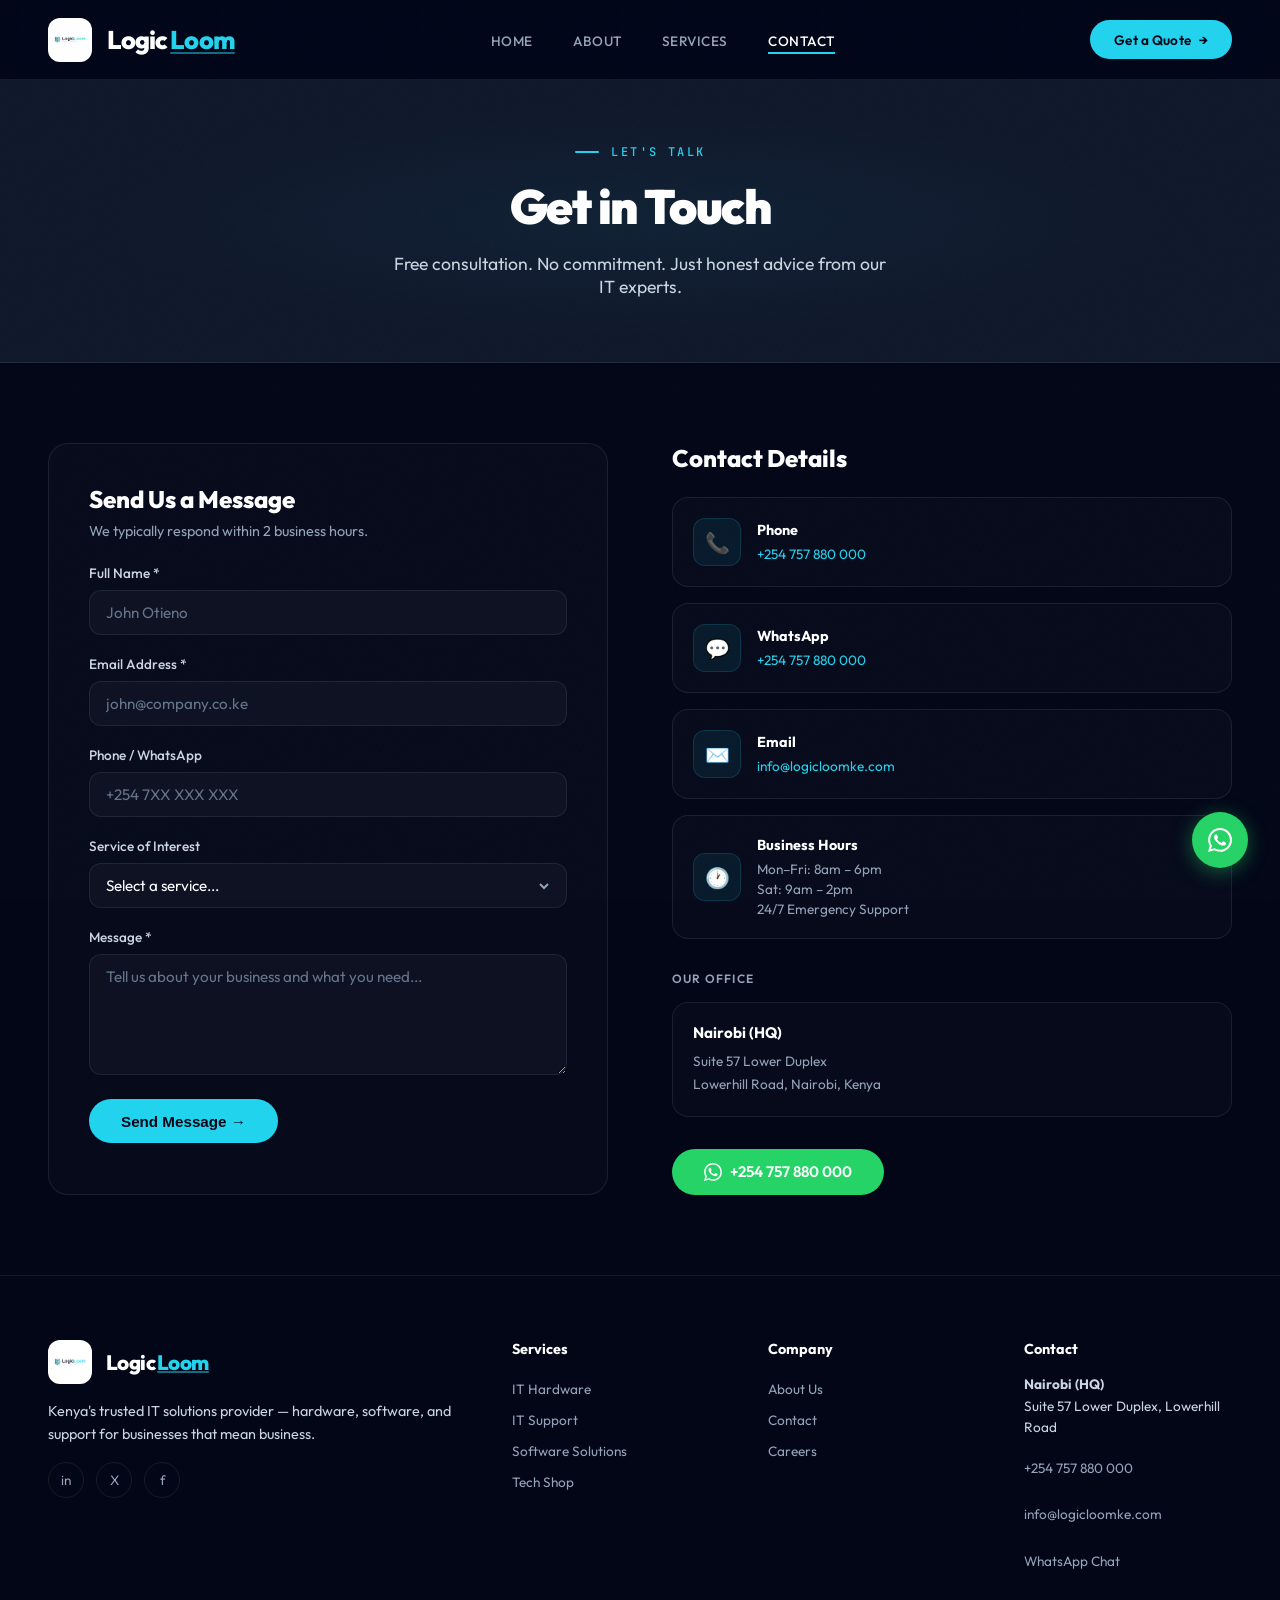
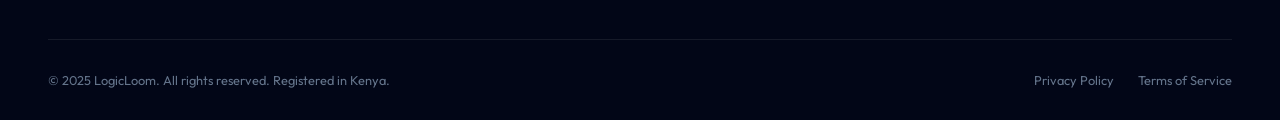
<file: contact.html>
<!DOCTYPE html>
<html lang="en">
<head>
  <meta charset="UTF-8"/>
  <meta name="viewport" content="width=device-width, initial-scale=1.0"/>
  <title>Contact Us | LogicLoom Kenya</title>
  <meta name="description" content="Get in touch with LogicLoom — call, WhatsApp, email, or visit our offices in Nairobi, Mombasa, or Kisumu."/>
  <link rel="icon" type="image/png" href="LogicLoom_Favicon.png"/>
  <link rel="preconnect" href="https://fonts.googleapis.com">
  <link rel="preconnect" href="https://fonts.gstatic.com" crossorigin>
  <link href="https://fonts.googleapis.com/css2?family=Outfit:wght@300;400;500;600;700;800;900&family=JetBrains+Mono:wght@400;500&display=swap" rel="stylesheet">
  <style>
    *, *::before, *::after { margin: 0; padding: 0; box-sizing: border-box; }

    :root {
      --bg-deep: #020617;
      --bg-surface: #0f172a;
      --bg-elevated: #1e293b;
      --cyan-400: #22d3ee;
      --cyan-300: #67e8f9;
      --cyan-500: #06b6d4;
      --blue-500: #3b82f6;
      --blue-400: #60a5fa;
      --emerald-400: #34d399;
      --text-primary: #ffffff;
      --text-secondary: #cbd5e1;
      --text-muted: #94a3b8;
      --text-faint: #64748b;
      --border: rgba(255, 255, 255, 0.08);
      --border-hover: rgba(255, 255, 255, 0.15);
    }

    html { scroll-behavior: smooth; }

    body {
      font-family: 'Outfit', sans-serif;
      background: var(--bg-deep);
      color: var(--text-primary);
      overflow-x: hidden;
    }

    body::before {
      content: '';
      position: fixed;
      inset: 0;
      z-index: 9999;
      pointer-events: none;
      opacity: 0.025;
      background-image: url("data:image/svg+xml,%3Csvg viewBox='0 0 256 256' xmlns='http://www.w3.org/2000/svg'%3E%3Cfilter id='n'%3E%3CfeTurbulence type='fractalNoise' baseFrequency='0.9' numOctaves='4' stitchTiles='stitch'/%3E%3C/filter%3E%3Crect width='100%25' height='100%25' filter='url(%23n)'/%3E%3C/svg%3E");
      background-size: 200px;
    }

    ::-webkit-scrollbar { width: 6px; }
    ::-webkit-scrollbar-track { background: var(--bg-deep); }
    ::-webkit-scrollbar-thumb { background: var(--cyan-500); border-radius: 3px; }

    .mono { font-family: 'JetBrains Mono', monospace; }
    .container { max-width: 1280px; margin: 0 auto; padding: 0 clamp(1.5rem, 4vw, 3rem); }

    @keyframes fadeUp {
      from { opacity: 0; transform: translateY(30px); }
      to { opacity: 1; transform: translateY(0); }
    }

    .site-header {
      position: sticky;
      top: 0;
      z-index: 100;
      backdrop-filter: blur(20px) saturate(1.4);
      -webkit-backdrop-filter: blur(20px) saturate(1.4);
      background: rgba(2, 6, 23, 0.7);
      border-bottom: 1px solid var(--border);
    }
    .header-inner {
      display: flex;
      align-items: center;
      justify-content: space-between;
      padding: 1.1rem 0;
    }
    .logo {
      font-size: 1.6rem;
      font-weight: 800;
      letter-spacing: -0.03em;
      text-decoration: none;
      color: var(--text-primary);
      display: flex;
      align-items: center;
      gap: 0.1em;
    }
    .logo-mark {
      width: 44px;
      height: 44px;
      margin-right: 0.75rem;
      background: #fff;
      border-radius: 12px;
      padding: 6px;
      display: flex;
      align-items: center;
      justify-content: center;
      flex-shrink: 0;
    }
    .logo-mark img { width: 100%; height: 100%; object-fit: contain; display: block; }
    .logo span { color: var(--cyan-400); position: relative; }
    .logo span::after {
      content: '';
      position: absolute;
      bottom: 2px;
      left: 0;
      right: 0;
      height: 2px;
      background: var(--cyan-400);
      border-radius: 2px;
      opacity: 0.5;
    }

    .nav-links {
      display: flex;
      gap: 2.5rem;
      list-style: none;
    }
    .nav-links a {
      font-size: 0.85rem;
      font-weight: 500;
      letter-spacing: 0.04em;
      text-transform: uppercase;
      color: var(--text-muted);
      text-decoration: none;
      position: relative;
      transition: color 0.3s;
    }
    .nav-links a::after {
      content: '';
      position: absolute;
      bottom: -4px;
      left: 0;
      width: 0;
      height: 1.5px;
      background: var(--cyan-400);
      transition: width 0.3s ease;
    }
    .nav-links a:hover, .nav-links a.active {
      color: var(--text-primary);
    }
    .nav-links a:hover::after, .nav-links a.active::after {
      width: 100%;
    }

    .header-cta {
      display: inline-flex;
      align-items: center;
      gap: 0.5rem;
      padding: 0.65rem 1.5rem;
      border-radius: 100px;
      background: var(--cyan-400);
      color: var(--bg-deep);
      font-weight: 600;
      font-size: 0.85rem;
      text-decoration: none;
      letter-spacing: 0.01em;
      transition: all 0.3s ease;
      position: relative;
      overflow: hidden;
    }
    .header-cta::before {
      content: '';
      position: absolute;
      inset: 0;
      background: linear-gradient(90deg, transparent, rgba(255,255,255,0.2), transparent);
      transform: translateX(-100%);
      transition: transform 0.5s;
    }
    .header-cta:hover::before {
      transform: translateX(100%);
    }
    .header-cta:hover {
      background: var(--cyan-300);
      box-shadow: 0 0 30px rgba(34, 211, 238, 0.3);
    }

    .mobile-toggle {
      display: none;
      background: none;
      border: 1px solid var(--border);
      border-radius: 8px;
      padding: 0.5rem;
      color: var(--text-primary);
      cursor: pointer;
    }
    .mobile-menu {
      display: none;
      position: absolute;
      top: 100%;
      left: 0;
      right: 0;
      background: var(--bg-surface);
      border-bottom: 1px solid var(--border);
      padding: 1rem;
      flex-direction: column;
      gap: 1rem;
    }
    .mobile-menu.active { display: flex; }
    .mobile-menu a {
      color: var(--text-secondary);
      text-decoration: none;
      padding: 0.5rem 0;
      font-size: 0.9rem;
    }
    .mobile-menu a.active { color: var(--cyan-400); }
    .mobile-cta {
      background: var(--cyan-400);
      color: var(--bg-deep);
      padding: 0.75rem 1.5rem;
      border-radius: 100px;
      text-align: center;
      font-weight: 600;
      margin-top: 0.5rem;
    }
    @media (max-width: 900px) {
      .nav-links { display: none; }
      .mobile-toggle { display: block; }
      .header-cta { display: none; }
    }

    /* Page Hero Mini */
    .page-hero-mini {
      position: relative;
      padding: 4rem 0;
      text-align: center;
      background: var(--bg-surface);
      border-bottom: 1px solid var(--border);
    }
    .page-hero-mini::before {
      content: '';
      position: absolute;
      inset: 0;
      background: radial-gradient(ellipse at center, rgba(34, 211, 238, 0.05), transparent 60%);
      pointer-events: none;
    }
    .page-hero-mini .eyebrow {
      font-family: 'JetBrains Mono', monospace;
      font-size: 0.75rem;
      font-weight: 500;
      text-transform: uppercase;
      letter-spacing: 0.2em;
      color: var(--cyan-400);
      display: flex;
      align-items: center;
      justify-content: center;
      gap: 0.8rem;
      position: relative;
      z-index: 1;
    }
    .page-hero-mini .eyebrow::before {
      content: '';
      width: 24px;
      height: 1.5px;
      background: var(--cyan-400);
      border-radius: 2px;
    }
    .page-hero-mini h1 {
      margin-top: 1rem;
      font-size: clamp(2rem, 4vw, 3rem);
      font-weight: 900;
      letter-spacing: -0.03em;
      position: relative;
      z-index: 1;
    }
    .page-hero-mini p {
      margin-top: 1rem;
      font-size: 1.1rem;
      color: var(--text-secondary);
      max-width: 500px;
      margin-left: auto;
      margin-right: auto;
      position: relative;
      z-index: 1;
    }

    /* Contact Section */
    .contact-section { padding: 5rem 0; }
    .contact-inner {
      display: grid;
      grid-template-columns: 1fr 1fr;
      gap: 4rem;
    }
    @media (max-width: 900px) {
      .contact-inner { grid-template-columns: 1fr; gap: 3rem; }
    }

    /* Form Styles */
    .contact-form-wrap {
      padding: 2.5rem;
      border-radius: 1.25rem;
      border: 1px solid var(--border);
      background: rgba(255, 255, 255, 0.02);
    }
    .contact-form-wrap h2 {
      font-size: 1.5rem;
      font-weight: 800;
      margin-bottom: 0.5rem;
    }
    .form-sub {
      font-size: 0.9rem;
      color: var(--text-muted);
      margin-bottom: 1.5rem;
    }
    .form-row {
      display: grid;
      grid-template-columns: 1fr 1fr;
      gap: 1rem;
    }
    @media (max-width: 600px) {
      .form-row { grid-template-columns: 1fr; }
    }
    .form-group {
      margin-bottom: 1.25rem;
    }
    .form-group label {
      display: block;
      font-size: 0.85rem;
      font-weight: 500;
      color: var(--text-secondary);
      margin-bottom: 0.5rem;
    }
    .form-group input,
    .form-group select,
    .form-group textarea {
      width: 100%;
      padding: 0.75rem 1rem;
      border-radius: 0.75rem;
      border: 1px solid var(--border);
      background: rgba(255, 255, 255, 0.03);
      color: var(--text-primary);
      font-family: inherit;
      font-size: 0.95rem;
      transition: all 0.3s;
    }
    .form-group input:focus,
    .form-group select:focus,
    .form-group textarea:focus {
      outline: none;
      border-color: rgba(34, 211, 238, 0.3);
      background: rgba(255, 255, 255, 0.05);
    }
    .form-group input::placeholder,
    .form-group textarea::placeholder {
      color: var(--text-faint);
    }
    .form-group select {
      cursor: pointer;
      appearance: none;
      background-image: url("data:image/svg+xml,%3Csvg xmlns='http://www.w3.org/2000/svg' width='12' height='12' fill='none' stroke='%2394a3b8' stroke-width='2'%3E%3Cpath d='M2 4l4 4 4-4'/%3E%3C/svg%3E");
      background-repeat: no-repeat;
      background-position: right 1rem center;
    }
    .form-group select option {
      background: var(--bg-surface);
      color: var(--text-primary);
    }
    .form-group textarea {
      resize: vertical;
      min-height: 120px;
    }

    .btn-primary {
      display: inline-flex;
      align-items: center;
      gap: 0.6rem;
      padding: 0.85rem 2rem;
      border-radius: 100px;
      background: var(--cyan-400);
      color: var(--bg-deep);
      font-weight: 700;
      font-size: 0.95rem;
      text-decoration: none;
      border: none;
      cursor: pointer;
      transition: all 0.3s ease;
    }
    .btn-primary:hover {
      background: var(--cyan-300);
      box-shadow: 0 0 40px rgba(34, 211, 238, 0.25);
      transform: translateY(-2px);
    }
    .form-success {
      display: none;
      padding: 1rem;
      margin-top: 1rem;
      border-radius: 0.75rem;
      background: rgba(52, 211, 153, 0.1);
      border: 1px solid rgba(52, 211, 153, 0.2);
      color: var(--emerald-400);
      font-size: 0.9rem;
    }
    .form-success.visible { display: block; }

    /* Contact Info */
    .contact-info h2 {
      font-size: 1.5rem;
      font-weight: 800;
      margin-bottom: 1.5rem;
    }
    .contact-cards {
      display: flex;
      flex-direction: column;
      gap: 1rem;
      margin-bottom: 2rem;
    }
    .contact-card {
      display: flex;
      align-items: center;
      gap: 1rem;
      padding: 1.25rem;
      border-radius: 1rem;
      border: 1px solid var(--border);
      background: rgba(255, 255, 255, 0.02);
      transition: all 0.3s;
    }
    .contact-card:hover {
      border-color: rgba(34, 211, 238, 0.2);
    }
    .contact-card-icon {
      width: 48px;
      height: 48px;
      border-radius: 12px;
      background: rgba(34, 211, 238, 0.08);
      border: 1px solid rgba(34, 211, 238, 0.15);
      display: flex;
      align-items: center;
      justify-content: center;
      font-size: 1.25rem;
    }
    .contact-card strong {
      display: block;
      font-size: 0.9rem;
      color: var(--text-primary);
      margin-bottom: 0.25rem;
    }
    .contact-card a {
      font-size: 0.85rem;
      color: var(--cyan-400);
      text-decoration: none;
    }
    .contact-card a:hover {
      text-decoration: underline;
    }
    .contact-card span {
      font-size: 0.85rem;
      color: var(--text-muted);
    }

    .offices-heading {
      font-size: 0.75rem;
      font-weight: 600;
      text-transform: uppercase;
      letter-spacing: 0.1em;
      color: var(--text-muted);
      margin-bottom: 1rem;
    }
    .office-list {
      display: flex;
      flex-direction: column;
      gap: 1rem;
    }
    .office-item {
      padding: 1.25rem;
      border-radius: 1rem;
      border: 1px solid var(--border);
      background: rgba(255, 255, 255, 0.02);
    }
    .office-item strong {
      display: block;
      font-size: 0.95rem;
      color: var(--text-primary);
      margin-bottom: 0.5rem;
    }
    .office-item span {
      font-size: 0.85rem;
      color: var(--text-muted);
      line-height: 1.6;
    }

    .btn-wa {
      display: inline-flex;
      align-items: center;
      gap: 0.5rem;
      padding: 0.85rem 2rem;
      border-radius: 100px;
      background: #25d366;
      color: #fff;
      font-weight: 600;
      font-size: 0.95rem;
      text-decoration: none;
      transition: all 0.3s;
    }
    .btn-wa:hover {
      transform: translateY(-2px);
      box-shadow: 0 10px 30px rgba(37, 211, 102, 0.3);
    }

    /* Footer */
    .site-footer {
      border-top: 1px solid var(--border);
      padding: 4rem 0 2rem;
    }
    .footer-inner {
      display: grid;
      grid-template-columns: 2fr 1fr 1fr 1fr;
      gap: 3rem;
      margin-bottom: 3rem;
    }
    @media (max-width: 900px) {
      .footer-inner { grid-template-columns: 1fr 1fr; }
    }
    @media (max-width: 480px) {
      .footer-inner { grid-template-columns: 1fr; }
    }
    .footer-brand p {
      margin: 1rem 0;
      font-size: 0.9rem;
      color: var(--text-secondary);
      line-height: 1.6;
    }
    .footer-socials {
      display: flex;
      gap: 0.75rem;
    }
    .footer-socials a {
      width: 36px;
      height: 36px;
      border-radius: 50%;
      border: 1px solid var(--border);
      display: flex;
      align-items: center;
      justify-content: center;
      color: var(--text-muted);
      text-decoration: none;
      font-size: 0.85rem;
      transition: all 0.3s;
    }
    .footer-socials a:hover {
      border-color: var(--cyan-400);
      color: var(--cyan-400);
    }
    .footer-col h4 {
      font-size: 0.9rem;
      font-weight: 700;
      margin-bottom: 1rem;
      color: var(--text-primary);
    }
    .footer-col a {
      display: block;
      font-size: 0.85rem;
      color: var(--text-muted);
      text-decoration: none;
      padding: 0.4rem 0;
      transition: color 0.3s;
    }
    .footer-col a:hover {
      color: var(--cyan-400);
    }
    .footer-col p {
      font-size: 0.85rem;
      color: var(--text-secondary);
      line-height: 1.6;
      margin-bottom: 0.75rem;
    }
    .footer-bottom {
      border-top: 1px solid var(--border);
      padding-top: 2rem;
      display: flex;
      justify-content: space-between;
      align-items: center;
      flex-wrap: wrap;
      gap: 1rem;
    }
    .footer-bottom p {
      font-size: 0.8rem;
      color: var(--text-faint);
    }
    .footer-bottom-links {
      display: flex;
      gap: 1.5rem;
    }
    .footer-bottom-links a {
      font-size: 0.8rem;
      color: var(--text-faint);
      text-decoration: none;
      transition: color 0.3s;
    }
    .footer-bottom-links a:hover {
      color: var(--cyan-400);
    }

    /* Floating WhatsApp */
    .floating-wa {
      position: fixed;
      bottom: 2rem;
      right: 2rem;
      width: 56px;
      height: 56px;
      background: #25d366;
      border-radius: 50%;
      display: flex;
      align-items: center;
      justify-content: center;
      color: #fff;
      text-decoration: none;
      box-shadow: 0 4px 20px rgba(37, 211, 102, 0.4);
      transition: all 0.3s;
      z-index: 1000;
    }
    .floating-wa:hover {
      transform: scale(1.1);
      box-shadow: 0 6px 30px rgba(37, 211, 102, 0.5);
    }
  </style>
</head>
<body>

  <!-- Header -->
  <header class="site-header">
    <div class="container">
      <div class="header-inner">
        <a href="index.html" class="logo">
          <div class="logo-mark"><img src="LogicLoom_Logo_Primary.png" alt="LogicLoom Logo" /></div>
          Logic<span>Loom</span>
        </a>
        <nav>
          <ul class="nav-links">
            <li><a href="index.html">Home</a></li>
            <li><a href="about.html">About</a></li>
            <li><a href="services.html">Services</a></li>
            <li><a href="contact.html" class="active">Contact</a></li>
          </ul>
        </nav>
        <a href="contact.html" class="header-cta">Get a Quote <span>→</span></a>
        <button class="mobile-toggle" id="mobileToggle" aria-label="Toggle menu">
          <svg width="24" height="24" fill="none" stroke="currentColor" stroke-width="2"><path d="M4 7h16M4 12h16M4 17h16"/></svg>
        </button>
      </div>
      <div class="mobile-menu" id="mobileMenu">
        <a href="index.html">Home</a>
        <a href="about.html">About</a>
        <a href="services.html">Services</a>
        <a href="contact.html" class="active">Contact</a>
        <a href="contact.html" class="mobile-cta">Get a Quote</a>
      </div>
    </div>
  </header>

  <!-- Page Hero Mini -->
  <div class="page-hero-mini">
    <div class="eyebrow">Let's Talk</div>
    <h1>Get in Touch</h1>
    <p>Free consultation. No commitment. Just honest advice from our IT experts.</p>
  </div>

  <!-- Contact Section -->
  <section class="contact-section">
    <div class="container">
      <div class="contact-inner">

        <!-- Form -->
        <div class="contact-form-wrap">
          <h2>Send Us a Message</h2>
          <p class="form-sub">We typically respond within 2 business hours.</p>
          <form class="contact-form" id="contactForm" action="https://formspree.io/f/xlgpjgpa" method="POST">
              <div class="form-group">
                <label for="name">Full Name *</label>
                <input type="text" id="name" name="name" placeholder="John Otieno" required/>
              </div>
            <div class="form-group">
              <label for="email">Email Address *</label>
              <input type="email" id="email" name="email" placeholder="john@company.co.ke" required/>
            </div>
            <div class="form-group">
              <label for="phone">Phone / WhatsApp</label>
              <input type="tel" id="phone" name="phone" placeholder="+254 7XX XXX XXX"/>
            </div>
            <div class="form-group">
              <label for="service">Service of Interest</label>
              <select id="service" name="service">
                <option value="">Select a service...</option>
                <option>IT Hardware</option>
                <option>IT Support</option>
                <option>Software Development</option>
                <option>Tech Shop</option>
                <option>Other / General Inquiry</option>
              </select>
            </div>
            <div class="form-group">
              <label for="message">Message *</label>
              <textarea id="message" name="message" rows="5" placeholder="Tell us about your business and what you need..." required></textarea>
            </div>
            <button type="submit" class="btn-primary form-submit">Send Message →</button>
            <div class="form-success" id="formSuccess">
              ✅ Message sent! We'll be in touch within 2 business hours.
            </div>
          </form>
        </div>

        <!-- Contact Info -->
        <div class="contact-info">
          <h2>Contact Details</h2>
          <div class="contact-cards">
            <div class="contact-card">
              <div class="contact-card-icon">📞</div>
              <div>
                <strong>Phone</strong>
                <a href="tel:+254757880000">+254 757 880 000</a>
              </div>
            </div>
            <div class="contact-card">
              <div class="contact-card-icon">💬</div>
              <div>
                <strong>WhatsApp</strong>
                <a href="https://wa.me/254757880000" target="_blank">+254 757 880 000</a>
              </div>
            </div>
            <div class="contact-card">
              <div class="contact-card-icon">✉️</div>
              <div>
                <strong>Email</strong>
                <a href="mailto:info@logicloomke.com">info@logicloomke.com</a>
              </div>
            </div>
            <div class="contact-card">
              <div class="contact-card-icon">🕐</div>
              <div>
                <strong>Business Hours</strong>
                <span>Mon–Fri: 8am – 6pm<br>Sat: 9am – 2pm<br>24/7 Emergency Support</span>
              </div>
            </div>
          </div>

          <p class="offices-heading">Our Office</p>
          <div class="office-list">
            <div class="office-item">
              <strong>Nairobi (HQ)</strong>
              <span>Suite 57 Lower Duplex<br>Lowerhill Road, Nairobi, Kenya</span>
            </div>
          </div>

          <a href="https://wa.me/254757880000" class="btn-wa" target="_blank" style="margin-top: 2rem;">
            <svg width="18" height="18" viewBox="0 0 24 24" fill="currentColor"><path d="M17.472 14.382c-.297-.149-1.758-.867-2.03-.967-.273-.099-.471-.148-.67.15-.197.297-.767.966-.94 1.164-.173.199-.347.223-.644.075-.297-.15-1.255-.463-2.39-1.475-.883-.788-1.48-1.761-1.653-2.059-.173-.297-.018-.458.13-.606.134-.133.298-.347.446-.52.149-.174.198-.298.298-.497.099-.198.05-.371-.025-.52-.075-.149-.669-1.612-.916-2.207-.242-.579-.487-.5-.669-.51-.173-.008-.371-.01-.57-.01-.198 0-.52.074-.792.372-.272.297-1.04 1.016-1.04 2.479 0 1.462 1.065 2.875 1.213 3.074.149.198 2.096 3.2 5.077 4.487.709.306 1.262.489 1.694.625.712.227 1.36.195 1.871.118.571-.085 1.758-.719 2.006-1.413.248-.694.248-1.289.173-1.413-.074-.124-.272-.198-.57-.347m-5.421 7.403h-.004a9.87 9.87 0 01-5.031-1.378l-.361-.214-3.741.982.998-3.648-.235-.374a9.86 9.86 0 01-1.51-5.26c.001-5.45 4.436-9.884 9.888-9.884 2.64 0 5.122 1.03 6.988 2.898a9.825 9.825 0 012.893 6.994c-.003 5.45-4.437 9.884-9.885 9.884m8.413-18.297A11.815 11.815 0 0012.05 0C5.495 0 .16 5.335.157 11.892c0 2.096.547 4.142 1.588 5.945L.057 24l6.305-1.654a11.882 11.882 0 005.683 1.448h.005c6.554 0 11.89-5.335 11.893-11.893a11.821 11.821 0 00-3.48-8.413z"/></svg>
            +254 757 880 000
          </a>
        </div>

      </div>
    </div>
  </section>

  <!-- Footer -->
  <footer class="site-footer">
    <div class="container">
      <div class="footer-inner">
        <div class="footer-brand">
          <a href="index.html" class="logo" style="font-size: 1.3rem;">
            <div class="logo-mark"><img src="LogicLoom_Logo_Primary.png" alt="LogicLoom Logo" /></div>
            Logic<span>Loom</span>
          </a>
          <p>Kenya's trusted IT solutions provider — hardware, software, and support for businesses that mean business.</p>
          <div class="footer-socials">
            <a href="#" aria-label="LinkedIn">in</a>
            <a href="#" aria-label="Twitter">X</a>
            <a href="#" aria-label="Facebook">f</a>
          </div>
        </div>
        <div class="footer-col">
          <h4>Services</h4>
          <a href="services.html#hardware">IT Hardware</a>
          <a href="services.html#support">IT Support</a>
          <a href="services.html#software">Software Solutions</a>
          <a href="services.html#shop">Tech Shop</a>
        </div>
        <div class="footer-col">
          <h4>Company</h4>
          <a href="about.html">About Us</a>
          <a href="contact.html">Contact</a>
          <a href="#">Careers</a>
        </div>
        <div class="footer-col">
          <h4>Contact</h4>
          <p><strong>Nairobi (HQ)</strong><br>Suite 57 Lower Duplex, Lowerhill Road</p>
          <p><a href="tel:+254757880000">+254 757 880 000</a></p>
          <p><a href="mailto:info@logicloomke.com">info@logicloomke.com</a></p>
          <p><a href="https://wa.me/254757880000">WhatsApp Chat</a></p>
        </div>
      </div>
      <div class="footer-bottom">
        <p>&copy; 2025 LogicLoom. All rights reserved. Registered in Kenya.</p>
        <div class="footer-bottom-links">
          <a href="#">Privacy Policy</a>
          <a href="#">Terms of Service</a>
        </div>
      </div>
    </div>
  </footer>

  <!-- Floating WhatsApp -->
  <a href="https://wa.me/254757880000" class="floating-wa" target="_blank" aria-label="Chat on WhatsApp">
    <svg width="24" height="24" viewBox="0 0 24 24" fill="currentColor"><path d="M17.472 14.382c-.297-.149-1.758-.867-2.03-.967-.273-.099-.471-.148-.67.15-.197.297-.767.966-.94 1.164-.173.199-.347.223-.644.075-.297-.15-1.255-.463-2.39-1.475-.883-.788-1.48-1.761-1.653-2.059-.173-.297-.018-.458.13-.606.134-.133.298-.347.446-.52.149-.174.198-.298.298-.497.099-.198.05-.371-.025-.52-.075-.149-.669-1.612-.916-2.207-.242-.579-.487-.5-.669-.51-.173-.008-.371-.01-.57-.01-.198 0-.52.074-.792.372-.272.297-1.04 1.016-1.04 2.479 0 1.462 1.065 2.875 1.213 3.074.149.198 2.096 3.2 5.077 4.487.709.306 1.262.489 1.694.625.712.227 1.36.195 1.871.118.571-.085 1.758-.719 2.006-1.413.248-.694.248-1.289.173-1.413-.074-.124-.272-.198-.57-.347m-5.421 7.403h-.004a9.87 9.87 0 01-5.031-1.378l-.361-.214-3.741.982.998-3.648-.235-.374a9.86 9.86 0 01-1.51-5.26c.001-5.45 4.436-9.884 9.888-9.884 2.64 0 5.122 1.03 6.988 2.898a9.825 9.825 0 012.893 6.994c-.003 5.45-4.437 9.884-9.885 9.884m8.413-18.297A11.815 11.815 0 0012.05 0C5.495 0 .16 5.335.157 11.892c0 2.096.547 4.142 1.588 5.945L.057 24l6.305-1.654a11.882 11.882 0 005.683 1.448h.005c6.554 0 11.89-5.335 11.893-11.893a11.821 11.821 0 00-3.48-8.413z"/></svg>
  </a>

  <script>
    const form = document.getElementById('contactForm');
    const success = document.getElementById('formSuccess');

    async function handleFormSubmit(event) {
      event.preventDefault();
      const data = new FormData(form);
      
      try {
        const response = await fetch(form.action, {
          method: form.method,
          body: data,
          headers: { 'Accept': 'application/json' }
        });
        
        if (response.ok) {
          success.classList.add('visible');
          form.reset();
          setTimeout(() => success.classList.remove('visible'), 5000);
        } else {
          alert('There was a problem sending your message. Please try again.');
        }
      } catch (error) {
        alert('There was a problem sending your message. Please try again.');
      }
    }

    form.addEventListener('submit', handleFormSubmit);

    const mobileToggle = document.getElementById('mobileToggle');
    const mobileMenu = document.getElementById('mobileMenu');
    mobileToggle.addEventListener('click', () => {
      mobileMenu.classList.toggle('active');
    });
  </script>
</body>
</html>
</file>
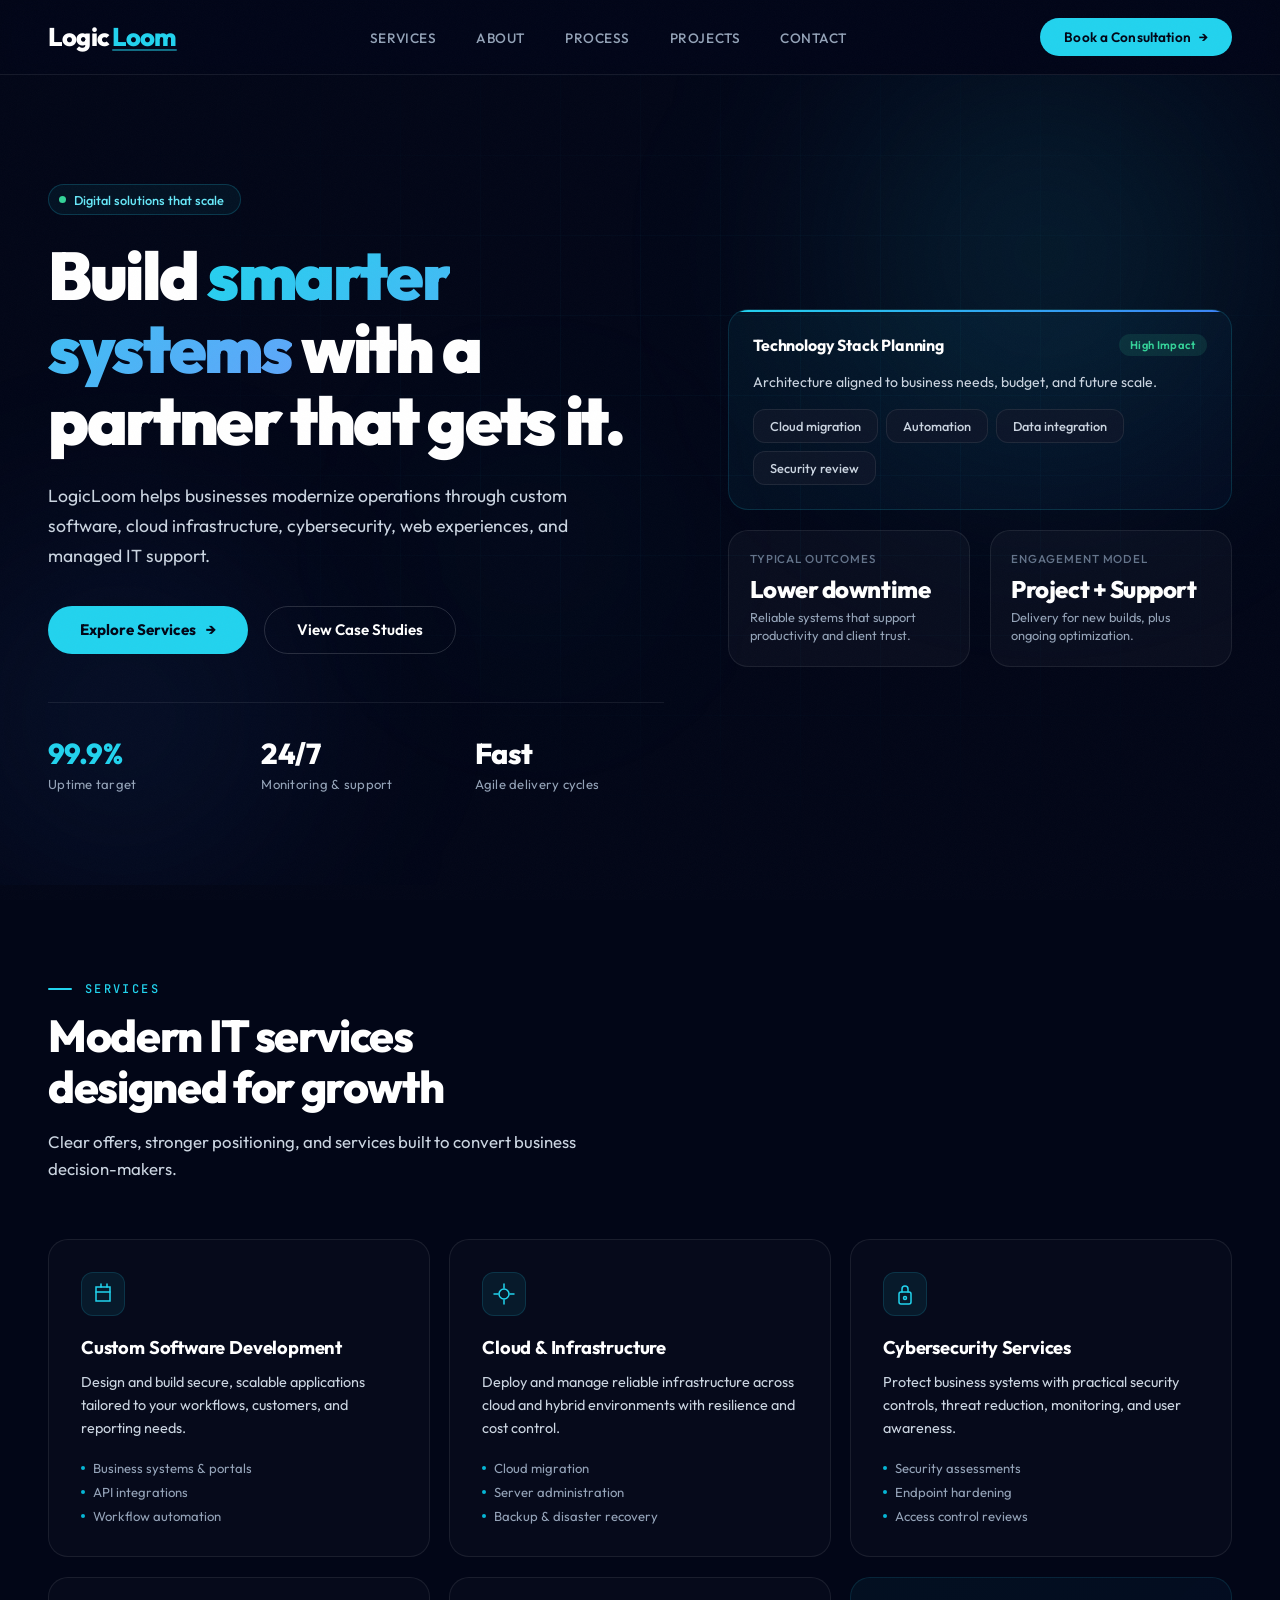
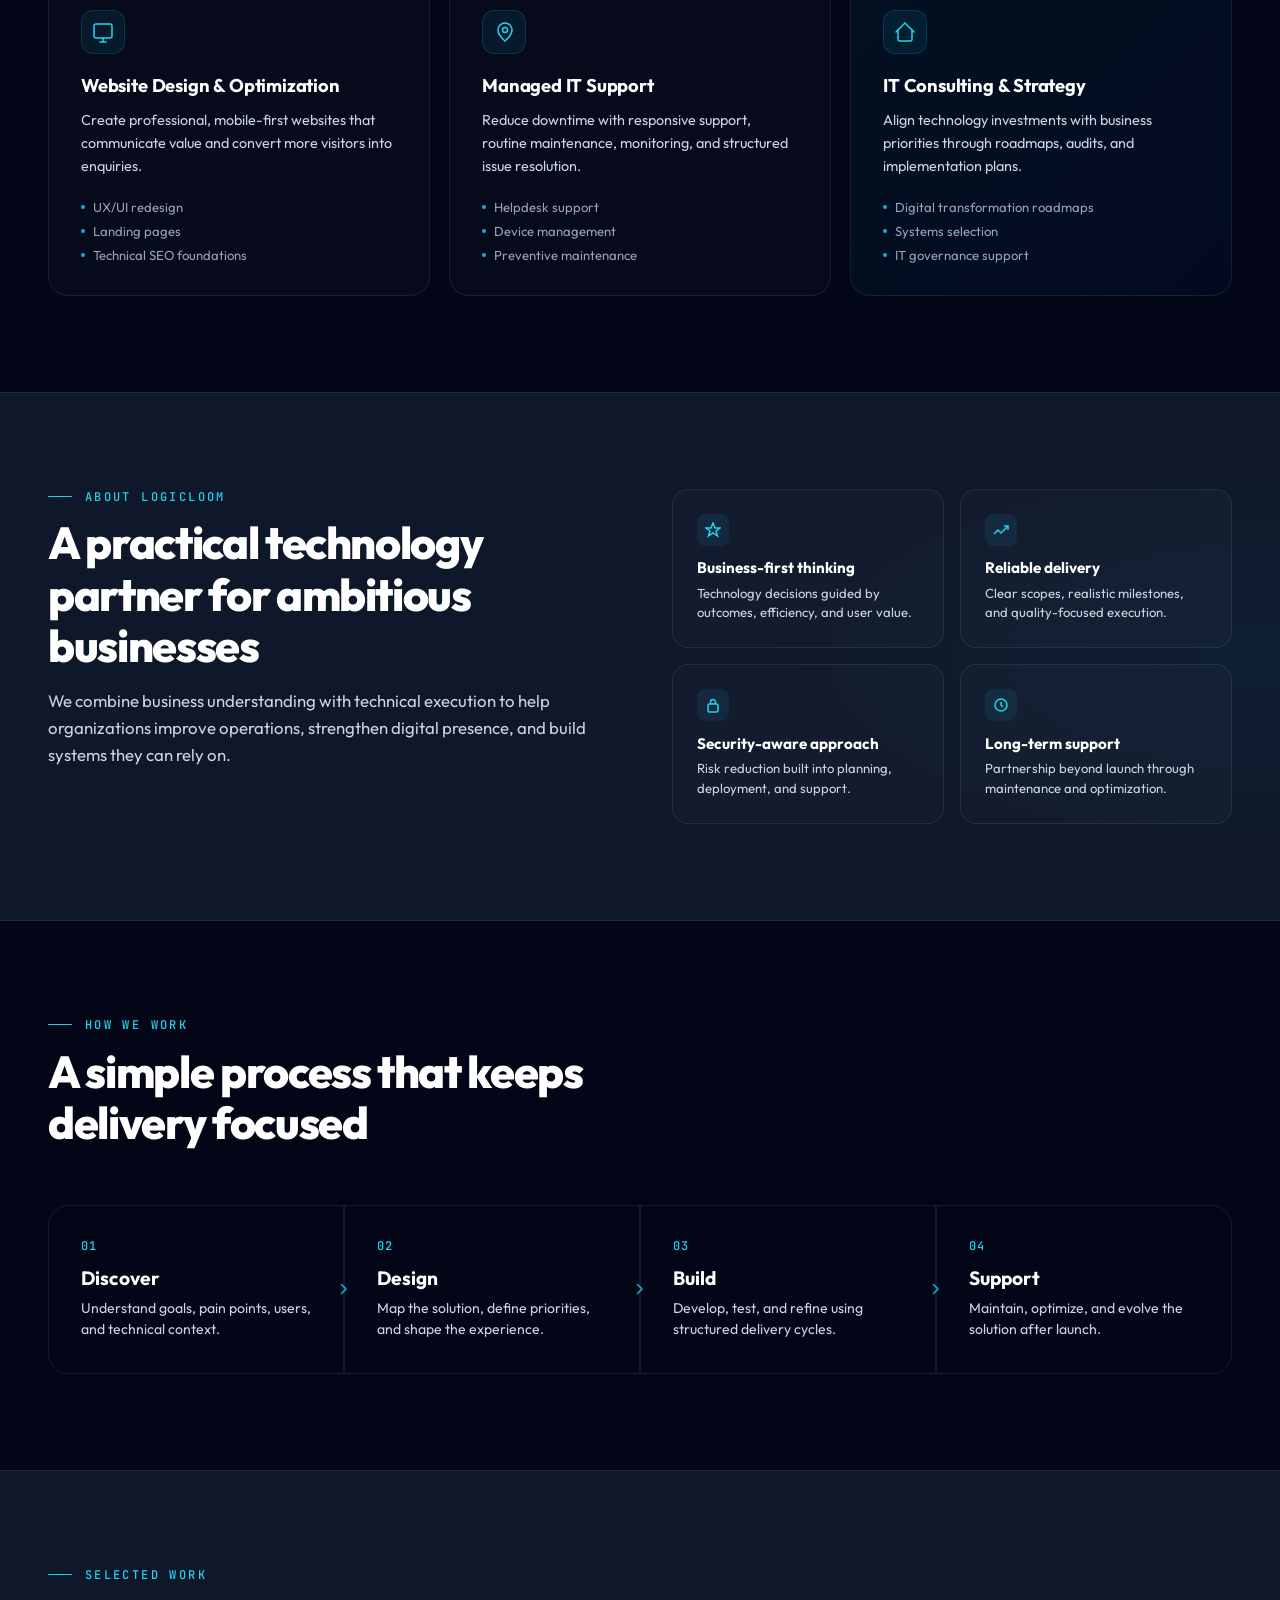
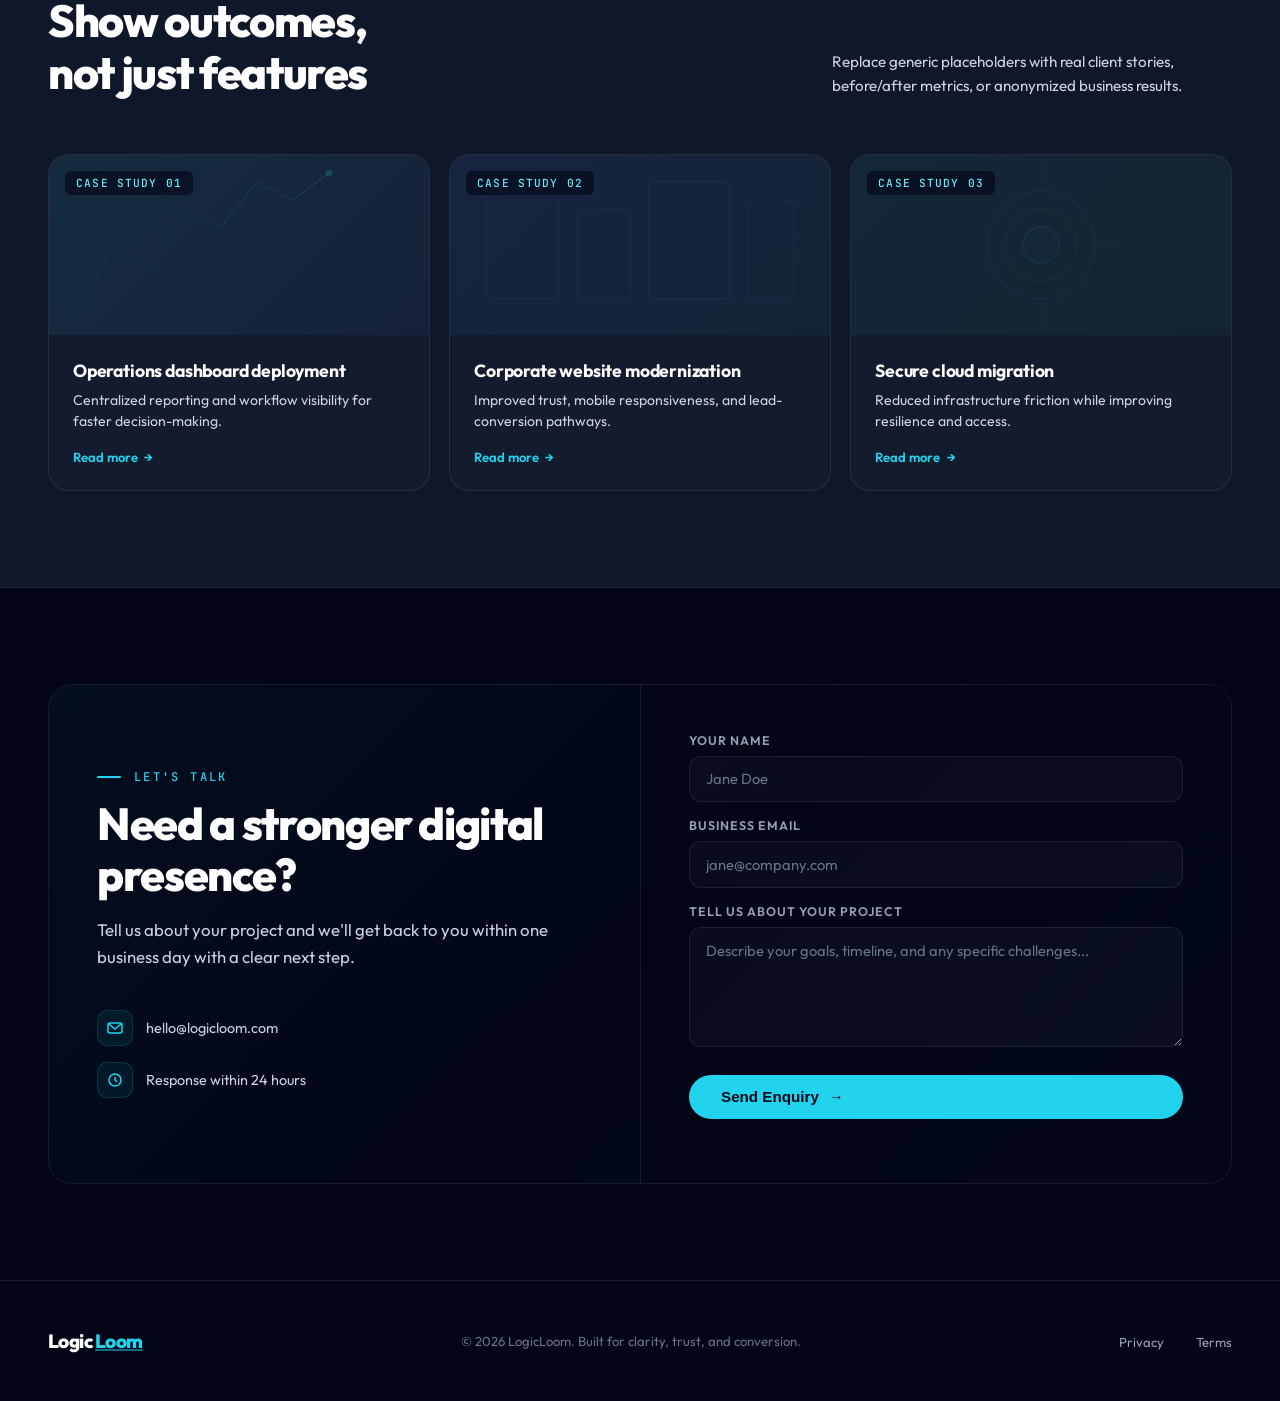
<file: Samples/logicloom_redesign_homepage (2).html>
<!DOCTYPE html>
<html lang="en">
<head>
  <meta charset="UTF-8" />
  <meta name="viewport" content="width=device-width, initial-scale=1.0" />
  <title>LogicLoom | Modern IT Solutions</title>
  <link rel="preconnect" href="https://fonts.googleapis.com">
  <link rel="preconnect" href="https://fonts.gstatic.com" crossorigin>
  <link href="https://fonts.googleapis.com/css2?family=Outfit:wght@300;400;500;600;700;800;900&family=JetBrains+Mono:wght@400;500&display=swap" rel="stylesheet">
  <style>
    *, *::before, *::after { margin: 0; padding: 0; box-sizing: border-box; }

    :root {
      --bg-deep: #020617;
      --bg-surface: #0f172a;
      --bg-elevated: #1e293b;
      --cyan-400: #22d3ee;
      --cyan-300: #67e8f9;
      --cyan-500: #06b6d4;
      --blue-500: #3b82f6;
      --blue-400: #60a5fa;
      --emerald-400: #34d399;
      --text-primary: #ffffff;
      --text-secondary: #cbd5e1;
      --text-muted: #94a3b8;
      --text-faint: #64748b;
      --border: rgba(255, 255, 255, 0.08);
      --border-hover: rgba(255, 255, 255, 0.15);
    }

    html { scroll-behavior: smooth; }

    body {
      font-family: 'Outfit', sans-serif;
      background: var(--bg-deep);
      color: var(--text-primary);
      overflow-x: hidden;
    }

    /* ─── Noise texture overlay ─── */
    body::before {
      content: '';
      position: fixed;
      inset: 0;
      z-index: 9999;
      pointer-events: none;
      opacity: 0.025;
      background-image: url("data:image/svg+xml,%3Csvg viewBox='0 0 256 256' xmlns='http://www.w3.org/2000/svg'%3E%3Cfilter id='n'%3E%3CfeTurbulence type='fractalNoise' baseFrequency='0.9' numOctaves='4' stitchTiles='stitch'/%3E%3C/filter%3E%3Crect width='100%25' height='100%25' filter='url(%23n)'/%3E%3C/svg%3E");
      background-size: 200px;
    }

    /* ─── Custom scrollbar ─── */
    ::-webkit-scrollbar { width: 6px; }
    ::-webkit-scrollbar-track { background: var(--bg-deep); }
    ::-webkit-scrollbar-thumb { background: var(--cyan-500); border-radius: 3px; }

    /* ─── Utility ─── */
    .mono { font-family: 'JetBrains Mono', monospace; }
    .container { max-width: 1280px; margin: 0 auto; padding: 0 clamp(1.5rem, 4vw, 3rem); }

    /* ─── Animations ─── */
    @keyframes fadeUp {
      from { opacity: 0; transform: translateY(30px); }
      to { opacity: 1; transform: translateY(0); }
    }
    @keyframes fadeIn {
      from { opacity: 0; }
      to { opacity: 1; }
    }
    @keyframes slideRight {
      from { opacity: 0; transform: translateX(-40px); }
      to { opacity: 1; transform: translateX(0); }
    }
    @keyframes pulse-glow {
      0%, 100% { opacity: 0.4; }
      50% { opacity: 0.8; }
    }
    @keyframes float {
      0%, 100% { transform: translateY(0px); }
      50% { transform: translateY(-12px); }
    }
    @keyframes rotate-slow {
      from { transform: rotate(0deg); }
      to { transform: rotate(360deg); }
    }
    @keyframes dash {
      to { stroke-dashoffset: 0; }
    }
    @keyframes border-travel {
      0% { background-position: 0% 50%; }
      50% { background-position: 100% 50%; }
      100% { background-position: 0% 50%; }
    }
    @keyframes text-shimmer {
      0% { background-position: -200% center; }
      100% { background-position: 200% center; }
    }

    .anim-fade-up {
      opacity: 0;
      animation: fadeUp 0.7s ease-out forwards;
    }
    .anim-slide-right {
      opacity: 0;
      animation: slideRight 0.7s ease-out forwards;
    }

    /* ─── Header ─── */
    .site-header {
      position: sticky;
      top: 0;
      z-index: 100;
      backdrop-filter: blur(20px) saturate(1.4);
      -webkit-backdrop-filter: blur(20px) saturate(1.4);
      background: rgba(2, 6, 23, 0.7);
      border-bottom: 1px solid var(--border);
    }
    .header-inner {
      display: flex;
      align-items: center;
      justify-content: space-between;
      padding: 1.1rem 0;
    }
    .logo {
      font-size: 1.6rem;
      font-weight: 800;
      letter-spacing: -0.03em;
      text-decoration: none;
      color: var(--text-primary);
      display: flex;
      align-items: center;
      gap: 0.1em;
    }
    .logo span {
      color: var(--cyan-400);
      position: relative;
    }
    .logo span::after {
      content: '';
      position: absolute;
      bottom: 2px;
      left: 0;
      right: 0;
      height: 2px;
      background: var(--cyan-400);
      border-radius: 2px;
      opacity: 0.5;
    }

    .nav-links {
      display: flex;
      gap: 2.5rem;
      list-style: none;
    }
    .nav-links a {
      font-size: 0.85rem;
      font-weight: 500;
      letter-spacing: 0.04em;
      text-transform: uppercase;
      color: var(--text-muted);
      text-decoration: none;
      position: relative;
      transition: color 0.3s;
    }
    .nav-links a::after {
      content: '';
      position: absolute;
      bottom: -4px;
      left: 0;
      width: 0;
      height: 1.5px;
      background: var(--cyan-400);
      transition: width 0.3s ease;
    }
    .nav-links a:hover {
      color: var(--text-primary);
    }
    .nav-links a:hover::after {
      width: 100%;
    }

    .header-cta {
      display: inline-flex;
      align-items: center;
      gap: 0.5rem;
      padding: 0.65rem 1.5rem;
      border-radius: 100px;
      background: var(--cyan-400);
      color: var(--bg-deep);
      font-weight: 600;
      font-size: 0.85rem;
      text-decoration: none;
      letter-spacing: 0.01em;
      transition: all 0.3s ease;
      position: relative;
      overflow: hidden;
    }
    .header-cta::before {
      content: '';
      position: absolute;
      inset: 0;
      background: linear-gradient(90deg, transparent, rgba(255,255,255,0.2), transparent);
      transform: translateX(-100%);
      transition: transform 0.5s;
    }
    .header-cta:hover::before {
      transform: translateX(100%);
    }
    .header-cta:hover {
      background: var(--cyan-300);
      box-shadow: 0 0 30px rgba(34, 211, 238, 0.3);
    }

    /* ─── Mobile nav ─── */
    .mobile-toggle {
      display: none;
      background: none;
      border: 1px solid var(--border);
      border-radius: 8px;
      padding: 0.5rem;
      color: var(--text-primary);
      cursor: pointer;
    }
    @media (max-width: 900px) {
      .nav-links { display: none; }
      .mobile-toggle { display: block; }
      .header-cta { display: none; }
    }

    /* ─── Hero ─── */
    .hero {
      position: relative;
      min-height: 90vh;
      display: flex;
      align-items: center;
      overflow: hidden;
    }
    .hero-bg {
      position: absolute;
      inset: 0;
      z-index: 0;
    }
    .hero-bg .orb {
      position: absolute;
      border-radius: 50%;
      filter: blur(100px);
    }
    .hero-bg .orb-1 {
      width: 600px;
      height: 600px;
      top: -15%;
      right: -5%;
      background: radial-gradient(circle, rgba(34, 211, 238, 0.15), transparent 70%);
      animation: float 8s ease-in-out infinite;
    }
    .hero-bg .orb-2 {
      width: 500px;
      height: 500px;
      bottom: -10%;
      left: -10%;
      background: radial-gradient(circle, rgba(59, 130, 246, 0.12), transparent 70%);
      animation: float 10s ease-in-out infinite 2s;
    }
    .hero-bg .orb-3 {
      width: 300px;
      height: 300px;
      top: 40%;
      left: 30%;
      background: radial-gradient(circle, rgba(34, 211, 238, 0.06), transparent 70%);
      animation: float 12s ease-in-out infinite 4s;
    }
    .hero-grid-lines {
      position: absolute;
      inset: 0;
      background-image:
        linear-gradient(rgba(34, 211, 238, 0.03) 1px, transparent 1px),
        linear-gradient(90deg, rgba(34, 211, 238, 0.03) 1px, transparent 1px);
      background-size: 80px 80px;
      mask-image: radial-gradient(ellipse at 60% 40%, black 20%, transparent 70%);
      -webkit-mask-image: radial-gradient(ellipse at 60% 40%, black 20%, transparent 70%);
    }

    .hero-content {
      position: relative;
      z-index: 2;
      display: grid;
      grid-template-columns: 1.1fr 0.9fr;
      gap: 4rem;
      align-items: center;
      padding: 5rem 0 4rem;
    }
    @media (max-width: 1024px) {
      .hero-content { grid-template-columns: 1fr; gap: 3rem; padding: 3rem 0; }
      .hero { min-height: auto; }
    }

    .hero-badge {
      display: inline-flex;
      align-items: center;
      gap: 0.5rem;
      padding: 0.4rem 1rem 0.4rem 0.6rem;
      border-radius: 100px;
      border: 1px solid rgba(34, 211, 238, 0.2);
      background: rgba(34, 211, 238, 0.06);
      font-size: 0.8rem;
      font-weight: 500;
      color: var(--cyan-300);
      animation: fadeUp 0.6s ease-out both;
    }
    .hero-badge .dot {
      width: 7px;
      height: 7px;
      border-radius: 50%;
      background: var(--emerald-400);
      animation: pulse-glow 2s ease-in-out infinite;
    }

    .hero h1 {
      margin-top: 1.5rem;
      font-size: clamp(2.8rem, 5.5vw, 4.2rem);
      font-weight: 900;
      line-height: 1.08;
      letter-spacing: -0.035em;
      animation: fadeUp 0.7s ease-out 0.1s both;
    }
    .hero h1 .accent {
      background: linear-gradient(135deg, var(--cyan-400), var(--blue-400));
      -webkit-background-clip: text;
      background-clip: text;
      -webkit-text-fill-color: transparent;
    }

    .hero-desc {
      margin-top: 1.5rem;
      font-size: 1.1rem;
      line-height: 1.7;
      color: var(--text-secondary);
      max-width: 520px;
      animation: fadeUp 0.7s ease-out 0.2s both;
    }

    .hero-actions {
      display: flex;
      flex-wrap: wrap;
      gap: 1rem;
      margin-top: 2.2rem;
      animation: fadeUp 0.7s ease-out 0.3s both;
    }
    .btn-primary {
      display: inline-flex;
      align-items: center;
      gap: 0.6rem;
      padding: 0.85rem 2rem;
      border-radius: 100px;
      background: var(--cyan-400);
      color: var(--bg-deep);
      font-weight: 700;
      font-size: 0.95rem;
      text-decoration: none;
      border: none;
      cursor: pointer;
      transition: all 0.3s ease;
      position: relative;
      overflow: hidden;
    }
    .btn-primary:hover {
      background: var(--cyan-300);
      box-shadow: 0 0 40px rgba(34, 211, 238, 0.25);
      transform: translateY(-2px);
    }
    .btn-primary .arrow {
      transition: transform 0.3s;
    }
    .btn-primary:hover .arrow {
      transform: translateX(3px);
    }
    .btn-outline {
      display: inline-flex;
      align-items: center;
      gap: 0.5rem;
      padding: 0.85rem 2rem;
      border-radius: 100px;
      background: transparent;
      color: var(--text-primary);
      font-weight: 600;
      font-size: 0.95rem;
      text-decoration: none;
      border: 1px solid var(--border-hover);
      transition: all 0.3s ease;
    }
    .btn-outline:hover {
      background: rgba(255, 255, 255, 0.05);
      border-color: rgba(255, 255, 255, 0.25);
      transform: translateY(-2px);
    }

    .hero-stats {
      display: grid;
      grid-template-columns: repeat(3, 1fr);
      gap: 1.5rem;
      margin-top: 3rem;
      padding-top: 2rem;
      border-top: 1px solid var(--border);
      animation: fadeUp 0.7s ease-out 0.4s both;
    }
    .hero-stat-value {
      font-size: 1.8rem;
      font-weight: 800;
      letter-spacing: -0.02em;
    }
    .hero-stat-value.cyan { color: var(--cyan-400); }
    .hero-stat-label {
      margin-top: 0.3rem;
      font-size: 0.82rem;
      color: var(--text-muted);
      letter-spacing: 0.02em;
    }

    /* ─── Hero Right Panel ─── */
    .hero-panel {
      display: flex;
      flex-direction: column;
      gap: 1.2rem;
      animation: fadeUp 0.8s ease-out 0.3s both;
    }
    .panel-card {
      border-radius: 1.25rem;
      border: 1px solid var(--border);
      padding: 1.5rem;
      position: relative;
      overflow: hidden;
      transition: all 0.4s ease;
    }
    .panel-card:hover {
      border-color: var(--border-hover);
      transform: translateY(-3px);
    }
    .panel-card.glass {
      background: rgba(255, 255, 255, 0.03);
      backdrop-filter: blur(12px);
    }
    .panel-card.featured {
      background: linear-gradient(135deg, rgba(34, 211, 238, 0.06), rgba(59, 130, 246, 0.04));
      border-color: rgba(34, 211, 238, 0.15);
    }
    .panel-card.featured::before {
      content: '';
      position: absolute;
      top: 0;
      left: 0;
      right: 0;
      height: 2px;
      background: linear-gradient(90deg, var(--cyan-400), var(--blue-500), var(--cyan-400));
      background-size: 200% 100%;
      animation: border-travel 3s ease infinite;
    }

    .panel-header {
      display: flex;
      align-items: center;
      justify-content: space-between;
      margin-bottom: 1rem;
    }
    .panel-title {
      font-size: 1rem;
      font-weight: 700;
      letter-spacing: -0.01em;
    }
    .panel-badge {
      padding: 0.25rem 0.7rem;
      border-radius: 100px;
      font-size: 0.7rem;
      font-weight: 600;
      background: rgba(52, 211, 153, 0.12);
      color: var(--emerald-400);
      letter-spacing: 0.03em;
    }
    .panel-desc {
      font-size: 0.88rem;
      color: var(--text-secondary);
      line-height: 1.5;
    }
    .panel-tags {
      display: flex;
      flex-wrap: wrap;
      gap: 0.5rem;
      margin-top: 1rem;
    }
    .panel-tag {
      padding: 0.5rem 1rem;
      border-radius: 0.75rem;
      background: rgba(15, 23, 42, 0.8);
      border: 1px solid var(--border);
      font-size: 0.8rem;
      color: var(--text-secondary);
      font-weight: 500;
      transition: all 0.3s;
    }
    .panel-tag:hover {
      border-color: rgba(34, 211, 238, 0.3);
      color: var(--cyan-300);
    }

    .panel-row {
      display: grid;
      grid-template-columns: 1fr 1fr;
      gap: 1.2rem;
    }
    .panel-mini {
      padding: 1.3rem;
    }
    .panel-mini-label {
      font-size: 0.72rem;
      font-weight: 500;
      color: var(--text-faint);
      text-transform: uppercase;
      letter-spacing: 0.08em;
    }
    .panel-mini-value {
      margin-top: 0.5rem;
      font-size: 1.5rem;
      font-weight: 800;
      letter-spacing: -0.02em;
    }
    .panel-mini-desc {
      margin-top: 0.3rem;
      font-size: 0.8rem;
      color: var(--text-muted);
      line-height: 1.4;
    }

    /* ─── Section Headers ─── */
    .section-label {
      font-family: 'JetBrains Mono', monospace;
      font-size: 0.75rem;
      font-weight: 500;
      text-transform: uppercase;
      letter-spacing: 0.2em;
      color: var(--cyan-400);
      display: flex;
      align-items: center;
      gap: 0.8rem;
    }
    .section-label::before {
      content: '';
      width: 24px;
      height: 1.5px;
      background: var(--cyan-400);
      border-radius: 2px;
    }
    .section-title {
      margin-top: 0.8rem;
      font-size: clamp(2rem, 3.5vw, 2.8rem);
      font-weight: 800;
      line-height: 1.15;
      letter-spacing: -0.03em;
    }
    .section-desc {
      margin-top: 1rem;
      font-size: 1.05rem;
      color: var(--text-secondary);
      line-height: 1.6;
      max-width: 560px;
    }

    /* ─── Services Section ─── */
    .services {
      padding: 6rem 0;
    }
    .services-grid {
      display: grid;
      grid-template-columns: repeat(3, 1fr);
      gap: 1.2rem;
      margin-top: 3.5rem;
    }
    @media (max-width: 1024px) {
      .services-grid { grid-template-columns: repeat(2, 1fr); }
    }
    @media (max-width: 640px) {
      .services-grid { grid-template-columns: 1fr; }
    }

    .service-card {
      padding: 2rem;
      border-radius: 1.25rem;
      border: 1px solid var(--border);
      background: rgba(255, 255, 255, 0.02);
      position: relative;
      overflow: hidden;
      transition: all 0.4s ease;
      cursor: default;
    }
    .service-card::before {
      content: '';
      position: absolute;
      inset: 0;
      border-radius: inherit;
      background: radial-gradient(circle at var(--mx, 50%) var(--my, 50%), rgba(34, 211, 238, 0.08), transparent 60%);
      opacity: 0;
      transition: opacity 0.4s;
    }
    .service-card:hover::before {
      opacity: 1;
    }
    .service-card:hover {
      border-color: rgba(34, 211, 238, 0.2);
      transform: translateY(-4px);
      box-shadow: 0 20px 60px rgba(0, 0, 0, 0.3);
    }
    .service-card.highlight {
      background: linear-gradient(135deg, rgba(34, 211, 238, 0.05), rgba(59, 130, 246, 0.04));
      border-color: rgba(34, 211, 238, 0.12);
    }

    .service-icon {
      width: 44px;
      height: 44px;
      border-radius: 12px;
      display: flex;
      align-items: center;
      justify-content: center;
      background: rgba(34, 211, 238, 0.08);
      border: 1px solid rgba(34, 211, 238, 0.15);
      color: var(--cyan-400);
      margin-bottom: 1.3rem;
      font-size: 1.2rem;
    }

    .service-name {
      font-size: 1.15rem;
      font-weight: 700;
      letter-spacing: -0.01em;
    }
    .service-desc {
      margin-top: 0.7rem;
      font-size: 0.9rem;
      color: var(--text-secondary);
      line-height: 1.6;
    }
    .service-list {
      list-style: none;
      margin-top: 1.3rem;
      display: flex;
      flex-direction: column;
      gap: 0.5rem;
    }
    .service-list li {
      font-size: 0.82rem;
      color: var(--text-muted);
      display: flex;
      align-items: center;
      gap: 0.5rem;
    }
    .service-list li::before {
      content: '';
      width: 4px;
      height: 4px;
      border-radius: 50%;
      background: var(--cyan-500);
      flex-shrink: 0;
    }

    /* ─── About Section ─── */
    .about {
      padding: 6rem 0;
      background: var(--bg-surface);
      border-top: 1px solid var(--border);
      border-bottom: 1px solid var(--border);
      position: relative;
    }
    .about::before {
      content: '';
      position: absolute;
      top: 0;
      right: 0;
      width: 50%;
      height: 100%;
      background: radial-gradient(ellipse at right, rgba(34, 211, 238, 0.04), transparent 60%);
      pointer-events: none;
    }
    .about-grid {
      display: grid;
      grid-template-columns: 1fr 1fr;
      gap: 4rem;
      align-items: start;
    }
    @media (max-width: 900px) {
      .about-grid { grid-template-columns: 1fr; gap: 3rem; }
    }
    .about-values {
      display: grid;
      grid-template-columns: 1fr 1fr;
      gap: 1rem;
    }
    .value-card {
      padding: 1.5rem;
      border-radius: 1rem;
      border: 1px solid var(--border);
      background: rgba(255, 255, 255, 0.02);
      transition: all 0.3s;
    }
    .value-card:hover {
      border-color: var(--border-hover);
      background: rgba(255, 255, 255, 0.04);
    }
    .value-icon {
      width: 32px;
      height: 32px;
      border-radius: 8px;
      display: flex;
      align-items: center;
      justify-content: center;
      background: rgba(34, 211, 238, 0.08);
      color: var(--cyan-400);
      font-size: 0.9rem;
      margin-bottom: 0.8rem;
    }
    .value-title {
      font-size: 0.95rem;
      font-weight: 700;
    }
    .value-desc {
      margin-top: 0.4rem;
      font-size: 0.82rem;
      color: var(--text-secondary);
      line-height: 1.5;
    }

    /* ─── Process Section ─── */
    .process {
      padding: 6rem 0;
    }
    .process-track {
      display: grid;
      grid-template-columns: repeat(4, 1fr);
      gap: 0;
      margin-top: 3.5rem;
      position: relative;
    }
    @media (max-width: 768px) {
      .process-track { grid-template-columns: 1fr 1fr; gap: 1.2rem; }
    }
    @media (max-width: 480px) {
      .process-track { grid-template-columns: 1fr; }
    }

    .process-step {
      padding: 2rem;
      position: relative;
      border: 1px solid var(--border);
      transition: all 0.4s;
    }
    .process-step:first-child { border-radius: 1.25rem 0 0 1.25rem; }
    .process-step:last-child { border-radius: 0 1.25rem 1.25rem 0; }
    @media (max-width: 768px) {
      .process-step { border-radius: 1.25rem !important; }
    }
    .process-step:hover {
      background: rgba(34, 211, 238, 0.03);
      border-color: rgba(34, 211, 238, 0.15);
      z-index: 2;
    }

    .process-number {
      font-family: 'JetBrains Mono', monospace;
      font-size: 0.75rem;
      font-weight: 500;
      color: var(--cyan-400);
      letter-spacing: 0.05em;
    }
    .process-name {
      margin-top: 0.8rem;
      font-size: 1.2rem;
      font-weight: 700;
    }
    .process-desc {
      margin-top: 0.5rem;
      font-size: 0.88rem;
      color: var(--text-secondary);
      line-height: 1.5;
    }
    .process-connector {
      position: absolute;
      right: -1rem;
      top: 50%;
      transform: translateY(-50%);
      width: 2rem;
      height: 2rem;
      display: flex;
      align-items: center;
      justify-content: center;
      z-index: 5;
      color: var(--cyan-500);
    }
    @media (max-width: 768px) {
      .process-connector { display: none; }
    }

    /* ─── Projects Section ─── */
    .projects {
      padding: 6rem 0;
      background: var(--bg-surface);
      border-top: 1px solid var(--border);
      border-bottom: 1px solid var(--border);
    }
    .projects-header {
      display: flex;
      justify-content: space-between;
      align-items: flex-end;
      flex-wrap: wrap;
      gap: 1.5rem;
    }
    .projects-header p {
      max-width: 400px;
      font-size: 0.95rem;
      color: var(--text-secondary);
      line-height: 1.6;
    }
    .projects-grid {
      display: grid;
      grid-template-columns: repeat(3, 1fr);
      gap: 1.2rem;
      margin-top: 3.5rem;
    }
    @media (max-width: 900px) {
      .projects-grid { grid-template-columns: 1fr; }
    }

    .project-card {
      border-radius: 1.25rem;
      border: 1px solid var(--border);
      background: rgba(255, 255, 255, 0.02);
      overflow: hidden;
      transition: all 0.4s;
    }
    .project-card:hover {
      border-color: rgba(34, 211, 238, 0.2);
      transform: translateY(-4px);
      box-shadow: 0 20px 60px rgba(0, 0, 0, 0.3);
    }
    .project-visual {
      height: 180px;
      position: relative;
      overflow: hidden;
    }
    .project-visual-bg {
      position: absolute;
      inset: 0;
      opacity: 0.6;
      transition: opacity 0.4s;
    }
    .project-card:hover .project-visual-bg { opacity: 0.9; }
    .pv-1 { background: linear-gradient(135deg, rgba(34, 211, 238, 0.15), rgba(59, 130, 246, 0.1)); }
    .pv-2 { background: linear-gradient(135deg, rgba(59, 130, 246, 0.15), rgba(34, 211, 238, 0.08)); }
    .pv-3 { background: linear-gradient(135deg, rgba(34, 211, 238, 0.1), rgba(52, 211, 153, 0.08)); }

    .project-visual-pattern {
      position: absolute;
      inset: 0;
      opacity: 0.3;
    }
    .project-visual-pattern svg { width: 100%; height: 100%; }

    .project-label {
      position: absolute;
      top: 1rem;
      left: 1rem;
      font-family: 'JetBrains Mono', monospace;
      font-size: 0.7rem;
      font-weight: 500;
      color: var(--cyan-300);
      letter-spacing: 0.1em;
      padding: 0.3rem 0.7rem;
      border-radius: 6px;
      background: rgba(2, 6, 23, 0.6);
      backdrop-filter: blur(8px);
    }

    .project-info {
      padding: 1.5rem;
    }
    .project-title {
      font-size: 1.1rem;
      font-weight: 700;
      letter-spacing: -0.01em;
    }
    .project-desc {
      margin-top: 0.5rem;
      font-size: 0.88rem;
      color: var(--text-secondary);
      line-height: 1.5;
    }
    .project-link {
      display: inline-flex;
      align-items: center;
      gap: 0.4rem;
      margin-top: 1rem;
      font-size: 0.82rem;
      font-weight: 600;
      color: var(--cyan-400);
      text-decoration: none;
      transition: gap 0.3s;
    }
    .project-link:hover { gap: 0.7rem; }

    /* ─── Contact Section ─── */
    .contact {
      padding: 6rem 0;
    }
    .contact-wrapper {
      border-radius: 1.5rem;
      border: 1px solid var(--border);
      position: relative;
      overflow: hidden;
      display: grid;
      grid-template-columns: 1fr 1fr;
      min-height: 500px;
    }
    @media (max-width: 900px) {
      .contact-wrapper { grid-template-columns: 1fr; }
    }
    .contact-wrapper::before {
      content: '';
      position: absolute;
      inset: 0;
      background: linear-gradient(135deg, rgba(34, 211, 238, 0.04), transparent, rgba(59, 130, 246, 0.04));
      pointer-events: none;
    }

    .contact-info {
      padding: 3rem;
      display: flex;
      flex-direction: column;
      justify-content: center;
      position: relative;
      z-index: 1;
    }
    .contact-form-area {
      padding: 3rem;
      background: rgba(2, 6, 23, 0.6);
      border-left: 1px solid var(--border);
      position: relative;
      z-index: 1;
    }
    @media (max-width: 900px) {
      .contact-form-area { border-left: none; border-top: 1px solid var(--border); }
    }

    .form-group {
      margin-bottom: 1rem;
    }
    .form-label {
      display: block;
      font-size: 0.78rem;
      font-weight: 600;
      color: var(--text-muted);
      text-transform: uppercase;
      letter-spacing: 0.08em;
      margin-bottom: 0.5rem;
    }
    .form-input {
      width: 100%;
      padding: 0.8rem 1rem;
      border-radius: 0.75rem;
      border: 1px solid var(--border);
      background: rgba(255, 255, 255, 0.03);
      color: var(--text-primary);
      font-family: 'Outfit', sans-serif;
      font-size: 0.92rem;
      outline: none;
      transition: all 0.3s;
    }
    .form-input::placeholder {
      color: var(--text-faint);
    }
    .form-input:focus {
      border-color: var(--cyan-500);
      box-shadow: 0 0 0 3px rgba(34, 211, 238, 0.1);
    }
    textarea.form-input {
      resize: vertical;
      min-height: 120px;
    }
    .form-submit {
      width: 100%;
      margin-top: 0.5rem;
    }

    /* ─── Footer ─── */
    .site-footer {
      border-top: 1px solid var(--border);
      padding: 3rem 0;
    }
    .footer-inner {
      display: flex;
      align-items: center;
      justify-content: space-between;
      flex-wrap: wrap;
      gap: 1rem;
    }
    .footer-copy {
      font-size: 0.82rem;
      color: var(--text-faint);
    }
    .footer-links {
      display: flex;
      gap: 2rem;
      list-style: none;
    }
    .footer-links a {
      font-size: 0.82rem;
      color: var(--text-muted);
      text-decoration: none;
      transition: color 0.3s;
    }
    .footer-links a:hover { color: var(--cyan-400); }

    /* ─── Scroll reveal ─── */
    .reveal {
      opacity: 0;
      transform: translateY(30px);
      transition: all 0.7s cubic-bezier(0.16, 1, 0.3, 1);
    }
    .reveal.visible {
      opacity: 1;
      transform: translateY(0);
    }
    .reveal-delay-1 { transition-delay: 0.1s; }
    .reveal-delay-2 { transition-delay: 0.2s; }
    .reveal-delay-3 { transition-delay: 0.3s; }
    .reveal-delay-4 { transition-delay: 0.35s; }
    .reveal-delay-5 { transition-delay: 0.4s; }
    .reveal-delay-6 { transition-delay: 0.45s; }
  </style>
</head>
<body>

  <!-- ═══ HEADER ═══ -->
  <header class="site-header">
    <div class="container">
      <div class="header-inner">
        <a href="#" class="logo">Logic<span>Loom</span></a>
        <nav>
          <ul class="nav-links">
            <li><a href="#services">Services</a></li>
            <li><a href="#about">About</a></li>
            <li><a href="#process">Process</a></li>
            <li><a href="#projects">Projects</a></li>
            <li><a href="#contact">Contact</a></li>
          </ul>
        </nav>
        <a href="#contact" class="header-cta">Book a Consultation <span class="arrow">→</span></a>
        <button class="mobile-toggle" aria-label="Open menu">
          <svg width="24" height="24" fill="none" stroke="currentColor" stroke-width="2"><path d="M4 7h16M4 12h16M4 17h16"/></svg>
        </button>
      </div>
    </div>
  </header>

  <!-- ═══ HERO ═══ -->
  <section class="hero">
    <div class="hero-bg">
      <div class="orb orb-1"></div>
      <div class="orb orb-2"></div>
      <div class="orb orb-3"></div>
      <div class="hero-grid-lines"></div>
    </div>
    <div class="container">
      <div class="hero-content">
        <div>
          <div class="hero-badge"><span class="dot"></span> Digital solutions that scale</div>
          <h1>Build <span class="accent">smarter systems</span> with a partner that gets it.</h1>
          <p class="hero-desc">LogicLoom helps businesses modernize operations through custom software, cloud infrastructure, cybersecurity, web experiences, and managed IT support.</p>
          <div class="hero-actions">
            <a href="#services" class="btn-primary">Explore Services <span class="arrow">→</span></a>
            <a href="#projects" class="btn-outline">View Case Studies</a>
          </div>
          <div class="hero-stats">
            <div>
              <div class="hero-stat-value cyan">99.9%</div>
              <div class="hero-stat-label">Uptime target</div>
            </div>
            <div>
              <div class="hero-stat-value">24/7</div>
              <div class="hero-stat-label">Monitoring &amp; support</div>
            </div>
            <div>
              <div class="hero-stat-value">Fast</div>
              <div class="hero-stat-label">Agile delivery cycles</div>
            </div>
          </div>
        </div>

        <div class="hero-panel">
          <div class="panel-card glass featured">
            <div class="panel-header">
              <div class="panel-title">Technology Stack Planning</div>
              <span class="panel-badge">High Impact</span>
            </div>
            <p class="panel-desc">Architecture aligned to business needs, budget, and future scale.</p>
            <div class="panel-tags">
              <span class="panel-tag">Cloud migration</span>
              <span class="panel-tag">Automation</span>
              <span class="panel-tag">Data integration</span>
              <span class="panel-tag">Security review</span>
            </div>
          </div>
          <div class="panel-row">
            <div class="panel-card glass panel-mini">
              <div class="panel-mini-label">Typical outcomes</div>
              <div class="panel-mini-value">Lower downtime</div>
              <p class="panel-mini-desc">Reliable systems that support productivity and client trust.</p>
            </div>
            <div class="panel-card glass panel-mini">
              <div class="panel-mini-label">Engagement model</div>
              <div class="panel-mini-value">Project + Support</div>
              <p class="panel-mini-desc">Delivery for new builds, plus ongoing optimization.</p>
            </div>
          </div>
        </div>
      </div>
    </div>
  </section>

  <!-- ═══ SERVICES ═══ -->
  <section id="services" class="services">
    <div class="container">
      <div class="reveal">
        <div class="section-label">Services</div>
        <h2 class="section-title">Modern IT services<br>designed for growth</h2>
        <p class="section-desc">Clear offers, stronger positioning, and services built to convert business decision-makers.</p>
      </div>

      <div class="services-grid">
        <div class="service-card reveal reveal-delay-1">
          <div class="service-icon">
            <svg width="22" height="22" fill="none" stroke="currentColor" stroke-width="1.5" stroke-linecap="round"><path d="M4 4h14v14H4z"/><path d="M9 4V1M15 4V1M4 9h14"/></svg>
          </div>
          <div class="service-name">Custom Software Development</div>
          <p class="service-desc">Design and build secure, scalable applications tailored to your workflows, customers, and reporting needs.</p>
          <ul class="service-list">
            <li>Business systems &amp; portals</li>
            <li>API integrations</li>
            <li>Workflow automation</li>
          </ul>
        </div>

        <div class="service-card reveal reveal-delay-2">
          <div class="service-icon">
            <svg width="22" height="22" fill="none" stroke="currentColor" stroke-width="1.5" stroke-linecap="round"><path d="M11 1v4M11 17v4M1 11h4M17 11h4"/><circle cx="11" cy="11" r="5"/></svg>
          </div>
          <div class="service-name">Cloud &amp; Infrastructure</div>
          <p class="service-desc">Deploy and manage reliable infrastructure across cloud and hybrid environments with resilience and cost control.</p>
          <ul class="service-list">
            <li>Cloud migration</li>
            <li>Server administration</li>
            <li>Backup &amp; disaster recovery</li>
          </ul>
        </div>

        <div class="service-card reveal reveal-delay-3">
          <div class="service-icon">
            <svg width="22" height="22" fill="none" stroke="currentColor" stroke-width="1.5" stroke-linecap="round"><rect x="5" y="9" width="12" height="12" rx="2"/><path d="M8 9V6a3 3 0 016 0v3"/><circle cx="11" cy="15" r="1.5"/></svg>
          </div>
          <div class="service-name">Cybersecurity Services</div>
          <p class="service-desc">Protect business systems with practical security controls, threat reduction, monitoring, and user awareness.</p>
          <ul class="service-list">
            <li>Security assessments</li>
            <li>Endpoint hardening</li>
            <li>Access control reviews</li>
          </ul>
        </div>

        <div class="service-card reveal reveal-delay-4">
          <div class="service-icon">
            <svg width="22" height="22" fill="none" stroke="currentColor" stroke-width="1.5" stroke-linecap="round"><rect x="2" y="3" width="18" height="14" rx="2"/><path d="M8 21h6M11 17v4"/></svg>
          </div>
          <div class="service-name">Website Design &amp; Optimization</div>
          <p class="service-desc">Create professional, mobile-first websites that communicate value and convert more visitors into enquiries.</p>
          <ul class="service-list">
            <li>UX/UI redesign</li>
            <li>Landing pages</li>
            <li>Technical SEO foundations</li>
          </ul>
        </div>

        <div class="service-card reveal reveal-delay-5">
          <div class="service-icon">
            <svg width="22" height="22" fill="none" stroke="currentColor" stroke-width="1.5" stroke-linecap="round"><path d="M12 2a7 7 0 017 7c0 5-7 11-7 11S5 14 5 9a7 7 0 017-7z"/><circle cx="12" cy="9" r="2.5"/></svg>
          </div>
          <div class="service-name">Managed IT Support</div>
          <p class="service-desc">Reduce downtime with responsive support, routine maintenance, monitoring, and structured issue resolution.</p>
          <ul class="service-list">
            <li>Helpdesk support</li>
            <li>Device management</li>
            <li>Preventive maintenance</li>
          </ul>
        </div>

        <div class="service-card highlight reveal reveal-delay-6">
          <div class="service-icon">
            <svg width="22" height="22" fill="none" stroke="currentColor" stroke-width="1.5" stroke-linecap="round"><path d="M2 11l9-9 9 9"/><path d="M4 9v9a2 2 0 002 2h10a2 2 0 002-2V9"/></svg>
          </div>
          <div class="service-name">IT Consulting &amp; Strategy</div>
          <p class="service-desc">Align technology investments with business priorities through roadmaps, audits, and implementation plans.</p>
          <ul class="service-list">
            <li>Digital transformation roadmaps</li>
            <li>Systems selection</li>
            <li>IT governance support</li>
          </ul>
        </div>
      </div>
    </div>
  </section>

  <!-- ═══ ABOUT ═══ -->
  <section id="about" class="about">
    <div class="container">
      <div class="about-grid">
        <div class="reveal">
          <div class="section-label">About LogicLoom</div>
          <h2 class="section-title">A practical technology partner for ambitious businesses</h2>
          <p class="section-desc">We combine business understanding with technical execution to help organizations improve operations, strengthen digital presence, and build systems they can rely on.</p>
        </div>
        <div class="about-values">
          <div class="value-card reveal reveal-delay-1">
            <div class="value-icon">
              <svg width="16" height="16" fill="none" stroke="currentColor" stroke-width="1.5"><path d="M8 1l2 5h5l-4 3 1.5 5L8 11l-4.5 3L5 9 1 6h5z"/></svg>
            </div>
            <div class="value-title">Business-first thinking</div>
            <p class="value-desc">Technology decisions guided by outcomes, efficiency, and user value.</p>
          </div>
          <div class="value-card reveal reveal-delay-2">
            <div class="value-icon">
              <svg width="16" height="16" fill="none" stroke="currentColor" stroke-width="1.5"><path d="M1 12l4-4 3 3 7-7"/><path d="M11 4h4v4"/></svg>
            </div>
            <div class="value-title">Reliable delivery</div>
            <p class="value-desc">Clear scopes, realistic milestones, and quality-focused execution.</p>
          </div>
          <div class="value-card reveal reveal-delay-3">
            <div class="value-icon">
              <svg width="16" height="16" fill="none" stroke="currentColor" stroke-width="1.5"><rect x="3" y="7" width="10" height="8" rx="1.5"/><path d="M5.5 7V5a2.5 2.5 0 015 0v2"/></svg>
            </div>
            <div class="value-title">Security-aware approach</div>
            <p class="value-desc">Risk reduction built into planning, deployment, and support.</p>
          </div>
          <div class="value-card reveal reveal-delay-4">
            <div class="value-icon">
              <svg width="16" height="16" fill="none" stroke="currentColor" stroke-width="1.5"><circle cx="8" cy="8" r="6"/><path d="M8 5v3l2 2"/></svg>
            </div>
            <div class="value-title">Long-term support</div>
            <p class="value-desc">Partnership beyond launch through maintenance and optimization.</p>
          </div>
        </div>
      </div>
    </div>
  </section>

  <!-- ═══ PROCESS ═══ -->
  <section id="process" class="process">
    <div class="container">
      <div class="reveal">
        <div class="section-label">How We Work</div>
        <h2 class="section-title">A simple process that keeps<br>delivery focused</h2>
      </div>

      <div class="process-track">
        <div class="process-step reveal reveal-delay-1">
          <div class="process-number">01</div>
          <h3 class="process-name">Discover</h3>
          <p class="process-desc">Understand goals, pain points, users, and technical context.</p>
          <span class="process-connector">
            <svg width="16" height="16" fill="none" stroke="currentColor" stroke-width="1.5"><path d="M6 3l5 5-5 5"/></svg>
          </span>
        </div>
        <div class="process-step reveal reveal-delay-2">
          <div class="process-number">02</div>
          <h3 class="process-name">Design</h3>
          <p class="process-desc">Map the solution, define priorities, and shape the experience.</p>
          <span class="process-connector">
            <svg width="16" height="16" fill="none" stroke="currentColor" stroke-width="1.5"><path d="M6 3l5 5-5 5"/></svg>
          </span>
        </div>
        <div class="process-step reveal reveal-delay-3">
          <div class="process-number">03</div>
          <h3 class="process-name">Build</h3>
          <p class="process-desc">Develop, test, and refine using structured delivery cycles.</p>
          <span class="process-connector">
            <svg width="16" height="16" fill="none" stroke="currentColor" stroke-width="1.5"><path d="M6 3l5 5-5 5"/></svg>
          </span>
        </div>
        <div class="process-step reveal reveal-delay-4">
          <div class="process-number">04</div>
          <h3 class="process-name">Support</h3>
          <p class="process-desc">Maintain, optimize, and evolve the solution after launch.</p>
        </div>
      </div>
    </div>
  </section>

  <!-- ═══ PROJECTS ═══ -->
  <section id="projects" class="projects">
    <div class="container">
      <div class="projects-header reveal">
        <div>
          <div class="section-label">Selected Work</div>
          <h2 class="section-title">Show outcomes,<br>not just features</h2>
        </div>
        <p>Replace generic placeholders with real client stories, before/after metrics, or anonymized business results.</p>
      </div>

      <div class="projects-grid">
        <div class="project-card reveal reveal-delay-1">
          <div class="project-visual">
            <div class="project-visual-bg pv-1"></div>
            <div class="project-visual-pattern">
              <svg viewBox="0 0 400 200" fill="none">
                <line x1="20" y1="180" x2="60" y2="100" stroke="rgba(34,211,238,0.2)" stroke-width="1.5"/>
                <line x1="60" y1="100" x2="100" y2="130" stroke="rgba(34,211,238,0.2)" stroke-width="1.5"/>
                <line x1="100" y1="130" x2="140" y2="60" stroke="rgba(34,211,238,0.2)" stroke-width="1.5"/>
                <line x1="140" y1="60" x2="180" y2="80" stroke="rgba(34,211,238,0.2)" stroke-width="1.5"/>
                <line x1="180" y1="80" x2="220" y2="30" stroke="rgba(34,211,238,0.3)" stroke-width="1.5"/>
                <line x1="220" y1="30" x2="260" y2="50" stroke="rgba(34,211,238,0.3)" stroke-width="1.5"/>
                <line x1="260" y1="50" x2="300" y2="20" stroke="rgba(34,211,238,0.4)" stroke-width="1.5"/>
                <circle cx="300" cy="20" r="4" fill="rgba(34,211,238,0.6)"/>
              </svg>
            </div>
            <span class="project-label">CASE STUDY 01</span>
          </div>
          <div class="project-info">
            <div class="project-title">Operations dashboard deployment</div>
            <p class="project-desc">Centralized reporting and workflow visibility for faster decision-making.</p>
            <a href="#" class="project-link">Read more <span>→</span></a>
          </div>
        </div>

        <div class="project-card reveal reveal-delay-2">
          <div class="project-visual">
            <div class="project-visual-bg pv-2"></div>
            <div class="project-visual-pattern">
              <svg viewBox="0 0 400 200" fill="none">
                <rect x="30" y="40" width="80" height="120" rx="6" stroke="rgba(59,130,246,0.25)" stroke-width="1.5"/>
                <rect x="130" y="60" width="60" height="100" rx="6" stroke="rgba(59,130,246,0.2)" stroke-width="1.5"/>
                <rect x="210" y="30" width="90" height="130" rx="6" stroke="rgba(59,130,246,0.3)" stroke-width="1.5"/>
                <rect x="320" y="50" width="50" height="110" rx="6" stroke="rgba(59,130,246,0.2)" stroke-width="1.5"/>
                <line x1="30" y1="100" x2="370" y2="100" stroke="rgba(59,130,246,0.1)" stroke-dasharray="4 4"/>
              </svg>
            </div>
            <span class="project-label">CASE STUDY 02</span>
          </div>
          <div class="project-info">
            <div class="project-title">Corporate website modernization</div>
            <p class="project-desc">Improved trust, mobile responsiveness, and lead-conversion pathways.</p>
            <a href="#" class="project-link">Read more <span>→</span></a>
          </div>
        </div>

        <div class="project-card reveal reveal-delay-3">
          <div class="project-visual">
            <div class="project-visual-bg pv-3"></div>
            <div class="project-visual-pattern">
              <svg viewBox="0 0 400 200" fill="none">
                <circle cx="200" cy="100" r="60" stroke="rgba(34,211,238,0.2)" stroke-width="1.5"/>
                <circle cx="200" cy="100" r="40" stroke="rgba(52,211,153,0.2)" stroke-width="1.5"/>
                <circle cx="200" cy="100" r="20" stroke="rgba(34,211,238,0.3)" stroke-width="1.5" fill="rgba(34,211,238,0.05)"/>
                <line x1="200" y1="40" x2="200" y2="10" stroke="rgba(34,211,238,0.2)" stroke-width="1"/>
                <line x1="260" y1="100" x2="290" y2="100" stroke="rgba(34,211,238,0.2)" stroke-width="1"/>
                <line x1="200" y1="160" x2="200" y2="190" stroke="rgba(34,211,238,0.2)" stroke-width="1"/>
              </svg>
            </div>
            <span class="project-label">CASE STUDY 03</span>
          </div>
          <div class="project-info">
            <div class="project-title">Secure cloud migration</div>
            <p class="project-desc">Reduced infrastructure friction while improving resilience and access.</p>
            <a href="#" class="project-link">Read more <span>→</span></a>
          </div>
        </div>
      </div>
    </div>
  </section>

  <!-- ═══ CONTACT ═══ -->
  <section id="contact" class="contact">
    <div class="container">
      <div class="contact-wrapper reveal">
        <div class="contact-info">
          <div class="section-label">Let's Talk</div>
          <h2 class="section-title" style="margin-top: 0.8rem;">Need a stronger digital presence?</h2>
          <p class="section-desc">Tell us about your project and we'll get back to you within one business day with a clear next step.</p>
          <div style="margin-top: 2.5rem; display: flex; flex-direction: column; gap: 1rem;">
            <div style="display: flex; align-items: center; gap: 0.8rem;">
              <div style="width: 36px; height: 36px; border-radius: 10px; background: rgba(34,211,238,0.08); border: 1px solid rgba(34,211,238,0.15); display: flex; align-items: center; justify-content: center;">
                <svg width="16" height="16" fill="none" stroke="var(--cyan-400)" stroke-width="1.5"><path d="M2 4l6 5 6-5"/><rect x="1" y="3" width="14" height="10" rx="2"/></svg>
              </div>
              <span style="font-size: 0.9rem; color: var(--text-secondary);">hello@logicloom.com</span>
            </div>
            <div style="display: flex; align-items: center; gap: 0.8rem;">
              <div style="width: 36px; height: 36px; border-radius: 10px; background: rgba(34,211,238,0.08); border: 1px solid rgba(34,211,238,0.15); display: flex; align-items: center; justify-content: center;">
                <svg width="16" height="16" fill="none" stroke="var(--cyan-400)" stroke-width="1.5"><circle cx="8" cy="8" r="6"/><path d="M8 5v3l2 2"/></svg>
              </div>
              <span style="font-size: 0.9rem; color: var(--text-secondary);">Response within 24 hours</span>
            </div>
          </div>
        </div>
        <div class="contact-form-area">
          <div class="form-group">
            <label class="form-label">Your name</label>
            <input type="text" class="form-input" placeholder="Jane Doe">
          </div>
          <div class="form-group">
            <label class="form-label">Business email</label>
            <input type="email" class="form-input" placeholder="jane@company.com">
          </div>
          <div class="form-group">
            <label class="form-label">Tell us about your project</label>
            <textarea class="form-input" placeholder="Describe your goals, timeline, and any specific challenges..."></textarea>
          </div>
          <button class="btn-primary form-submit">Send Enquiry <span class="arrow">→</span></button>
        </div>
      </div>
    </div>
  </section>

  <!-- ═══ FOOTER ═══ -->
  <footer class="site-footer">
    <div class="container">
      <div class="footer-inner">
        <a href="#" class="logo" style="font-size: 1.2rem;">Logic<span>Loom</span></a>
        <p class="footer-copy">&copy; 2026 LogicLoom. Built for clarity, trust, and conversion.</p>
        <ul class="footer-links">
          <li><a href="#">Privacy</a></li>
          <li><a href="#">Terms</a></li>
        </ul>
      </div>
    </div>
  </footer>

  <!-- ═══ SCRIPTS ═══ -->
  <script>
    // Scroll-reveal
    const revealEls = document.querySelectorAll('.reveal');
    const observer = new IntersectionObserver((entries) => {
      entries.forEach(entry => {
        if (entry.isIntersecting) {
          entry.target.classList.add('visible');
        }
      });
    }, { threshold: 0.12, rootMargin: '0px 0px -40px 0px' });
    revealEls.forEach(el => observer.observe(el));

    // Card mouse-follow glow
    document.querySelectorAll('.service-card').forEach(card => {
      card.addEventListener('mousemove', (e) => {
        const rect = card.getBoundingClientRect();
        card.style.setProperty('--mx', ((e.clientX - rect.left) / rect.width * 100) + '%');
        card.style.setProperty('--my', ((e.clientY - rect.top) / rect.height * 100) + '%');
      });
    });
  </script>
</body>
</html>
</file>
